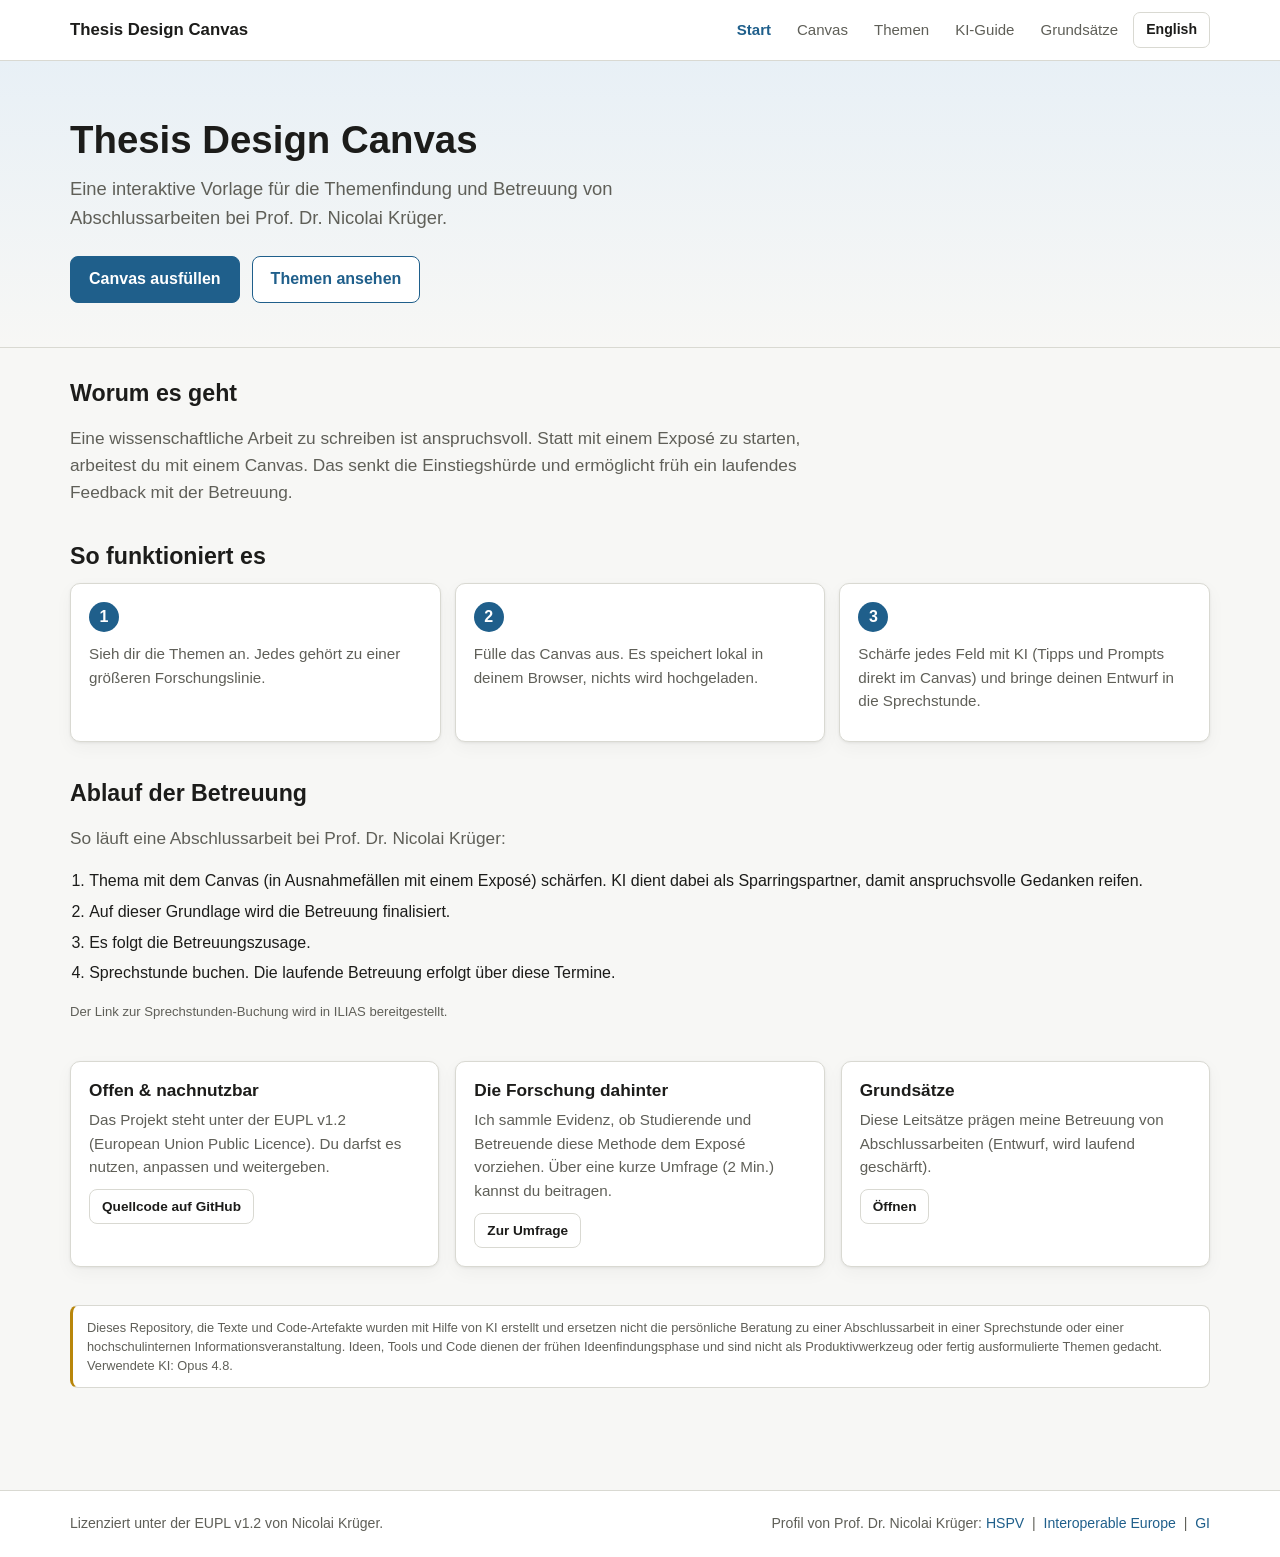
<file: index.html>
<!DOCTYPE html>
<html lang="de">
<head>
  <meta charset="utf-8" />
  <meta name="viewport" content="width=device-width, initial-scale=1" />
  <title>Thesis Design Canvas</title>
  <meta name="description" content="Interaktives, zweisprachiges Thesis Design Canvas — Themenfindung und Betreuung von Abschlussarbeiten, KI-unterstützt." />
  <link rel="stylesheet" href="assets/css/styles.css" />
</head>
<body>
  <header class="site-header">
    <div class="wrap">
      <a class="brand" href="index.html" data-i18n="site.title">Thesis Design Canvas</a>
      <nav class="nav">
        <a href="index.html" class="active" data-i18n="nav.home">Start</a>
        <a href="canvas.html" data-i18n="nav.canvas">Canvas</a>
        <a href="topics.html" data-i18n="nav.topics">Themen</a>
        <a href="ai-guide.html" data-i18n="nav.ai">KI-Anleitung</a>
        <a href="principles.html" data-i18n="nav.principles">Grundsätze</a>
        <button class="lang-btn" data-lang-toggle data-i18n="nav.switch">English</button>
      </nav>
    </div>
  </header>

  <section class="hero">
    <div class="wrap">
      <h1 data-i18n="home.heroTitle">Thesis Design Canvas</h1>
      <p data-i18n="home.heroSub"></p>
      <div class="cta-row">
        <a class="btn" href="canvas.html" data-i18n="home.ctaCanvas">Canvas ausfüllen</a>
        <a class="btn secondary" href="topics.html" data-i18n="home.ctaTopics">Themen entdecken</a>
      </div>
    </div>
  </section>

  <main>
    <div class="wrap">
      <section class="section">
        <h2 data-i18n="home.whatTitle">Worum es geht</h2>
        <p class="lede" data-i18n="home.whatBody"></p>
      </section>

      <section class="section">
        <h2 data-i18n="home.howTitle">So funktioniert es</h2>
        <div class="steps">
          <div class="card"><p data-i18n="home.step1"></p></div>
          <div class="card"><p data-i18n="home.step2"></p></div>
          <div class="card"><p data-i18n="home.step3"></p></div>
        </div>
      </section>

      <section class="section">
        <h2 data-i18n="process.title">Ablauf der Betreuung</h2>
        <p class="lede" data-i18n="process.lead"></p>
        <ol class="ol-steps" id="process-steps"></ol>
        <p class="save-hint" data-i18n="process.bookingNote"></p>
      </section>

      <section class="section">
        <div class="cards">
          <div class="card">
            <h3 data-i18n="home.openTitle">Offen & nachnutzbar</h3>
            <p data-i18n="home.openBody"></p>
            <a class="btn ghost small" data-link="repo" href="#" data-i18n="footer.source">Quellcode auf GitHub</a>
          </div>
          <div class="card">
            <h3 data-i18n="home.scienceTitle">Die Forschung dahinter</h3>
            <p data-i18n="home.scienceBody"></p>
            <a class="btn ghost small" data-link="survey" href="#" data-i18n="home.surveyCta">Zur Umfrage</a>
          </div>
          <div class="card">
            <h3 data-i18n="nav.principles">Grundsätze</h3>
            <p data-i18n="principles.intro"></p>
            <a class="btn ghost small" href="principles.html" data-i18n="common.open">Öffnen</a>
          </div>
        </div>
      </section>

      <section class="section">
        <p class="disclaimer" data-i18n="footer.disclaimer"></p>
      </section>
    </div>
  </main>

  <footer class="site-footer">
    <div class="wrap">
      <span data-i18n="footer.license"></span>
      <span>
        <span data-i18n="home.profileLabel">Profil von Prof. Dr. Nicolai Krüger:</span>
        <a data-link="hspv" href="#" data-i18n="home.hspv">HSPV</a>
        &nbsp;|&nbsp;
        <a data-link="ec" href="#" data-i18n="home.ec">Interoperable Europe</a>
        &nbsp;|&nbsp;
        <a data-link="gi" href="#" data-i18n="home.gi">GI</a>
      </span>
    </div>
  </footer>

  <script src="data/i18n.js"></script>
  <script src="assets/js/i18n.js"></script>
  <script src="assets/js/pages.js"></script>
</body>
</html>
</file>
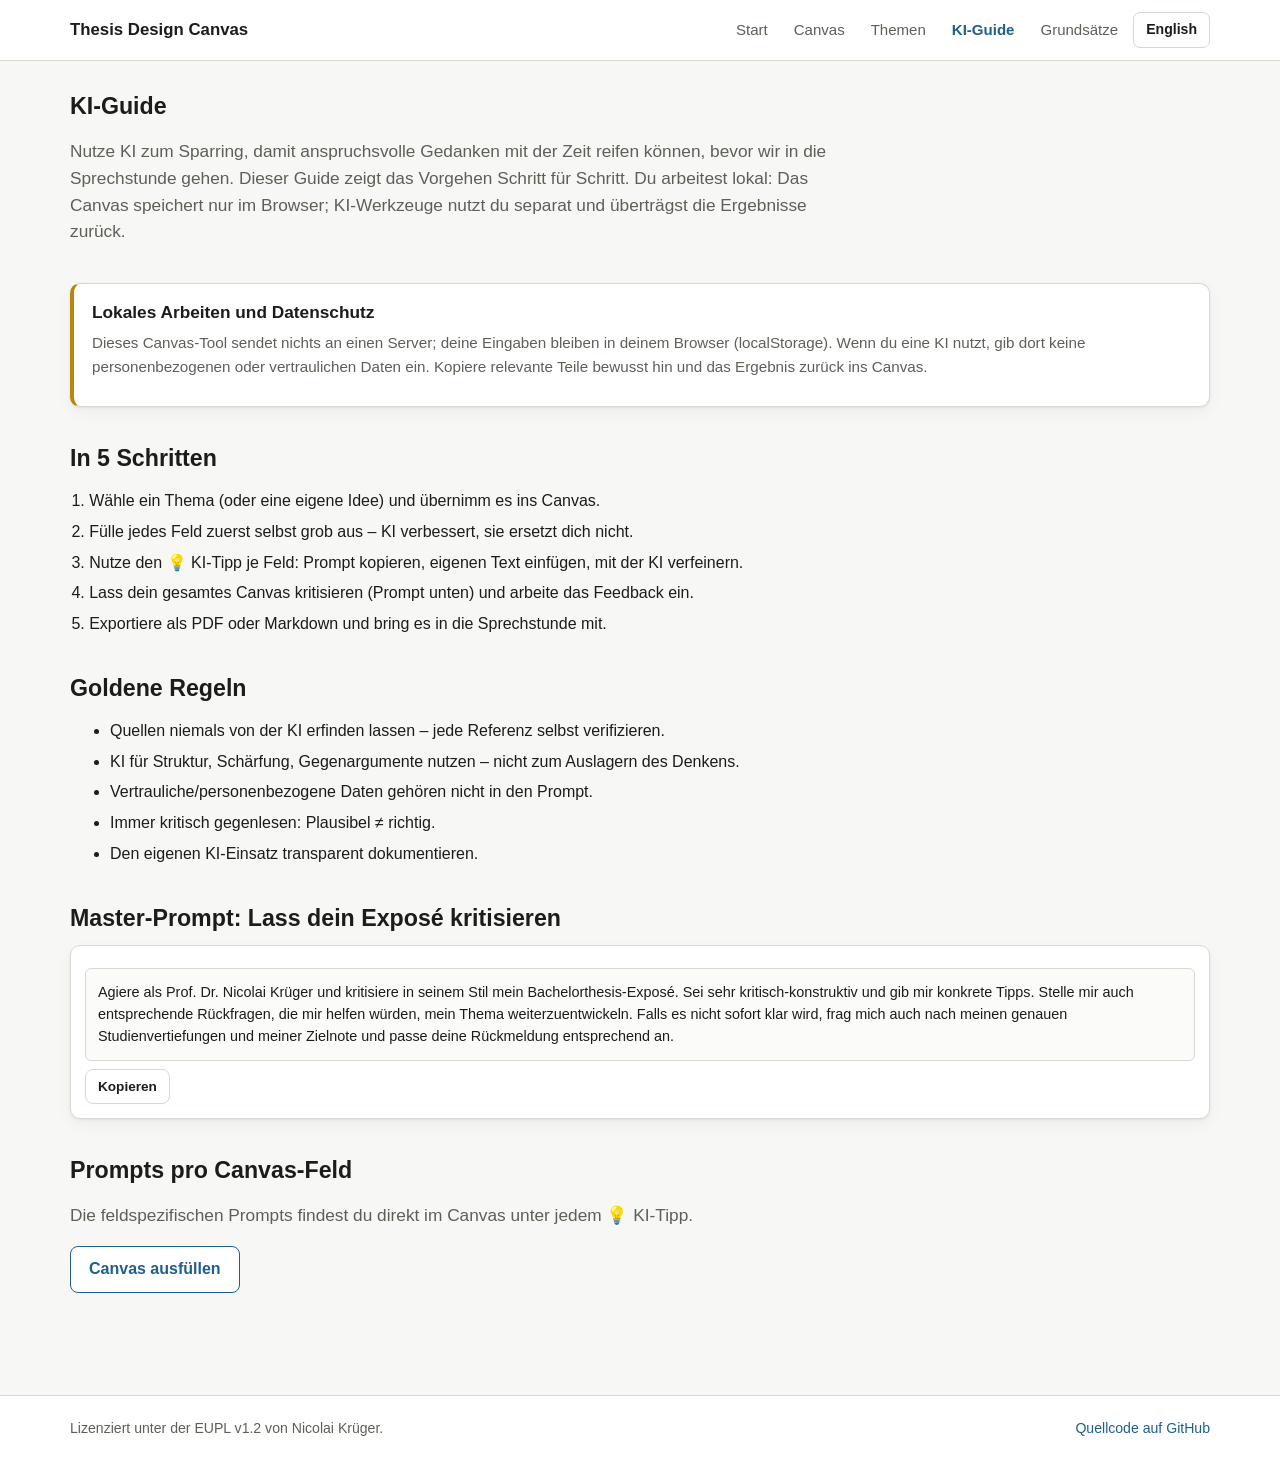
<file: ai-guide.html>
<!DOCTYPE html>
<html lang="de">
<head>
  <meta charset="utf-8" />
  <meta name="viewport" content="width=device-width, initial-scale=1" />
  <title>KI-Anleitung — Thesis Design Canvas</title>
  <link rel="stylesheet" href="assets/css/styles.css" />
</head>
<body>
  <header class="site-header">
    <div class="wrap">
      <a class="brand" href="index.html" data-i18n="site.title">Thesis Design Canvas</a>
      <nav class="nav">
        <a href="index.html" data-i18n="nav.home">Start</a>
        <a href="canvas.html" data-i18n="nav.canvas">Canvas</a>
        <a href="topics.html" data-i18n="nav.topics">Themen</a>
        <a href="ai-guide.html" class="active" data-i18n="nav.ai">KI-Anleitung</a>
        <a href="principles.html" data-i18n="nav.principles">Grundsätze</a>
        <button class="lang-btn" data-lang-toggle data-i18n="nav.switch">English</button>
      </nav>
    </div>
  </header>

  <main>
    <div class="wrap">
      <section class="section">
        <h2 data-i18n="ai.title">Mit KI zu sehr guten Ergebnissen</h2>
        <p class="lede" data-i18n="ai.intro"></p>
      </section>

      <section class="section">
        <div class="card" style="border-left:4px solid var(--accent-2)">
          <h3 data-i18n="ai.localTitle">Du arbeitest lokal</h3>
          <p data-i18n="ai.localBody"></p>
        </div>
      </section>

      <section class="section">
        <h2 data-i18n="ai.stepsTitle">In 5 Schritten</h2>
        <ol class="ol-steps" id="guide-steps"></ol>
      </section>

      <section class="section">
        <h2 data-i18n="ai.rulesTitle">Goldene Regeln</h2>
        <ul class="rules" id="guide-rules"></ul>
      </section>

      <section class="section">
        <h2 data-i18n="ai.critiquePromptTitle">Master-Prompt</h2>
        <div class="prompt-block">
          <div class="prompt" id="guide-critique"></div>
          <button class="btn ghost small" data-copy-target="guide-critique" data-i18n="common.copy">Kopieren</button>
        </div>
      </section>

      <section class="section">
        <h2 data-i18n="ai.fieldPromptsTitle">Prompts pro Canvas-Feld</h2>
        <p class="lede" data-i18n="ai.fieldPromptsBody"></p>
        <p><a class="btn secondary" href="canvas.html" data-i18n="home.ctaCanvas">Canvas ausfüllen</a></p>
      </section>
    </div>
  </main>

  <footer class="site-footer">
    <div class="wrap">
      <span data-i18n="footer.license"></span>
      <a data-link="repo" href="#" data-i18n="footer.source">Quellcode auf GitHub</a>
    </div>
  </footer>

  <script src="data/i18n.js"></script>
  <script src="assets/js/i18n.js"></script>
  <script src="assets/js/pages.js"></script>
</body>
</html>
</file>
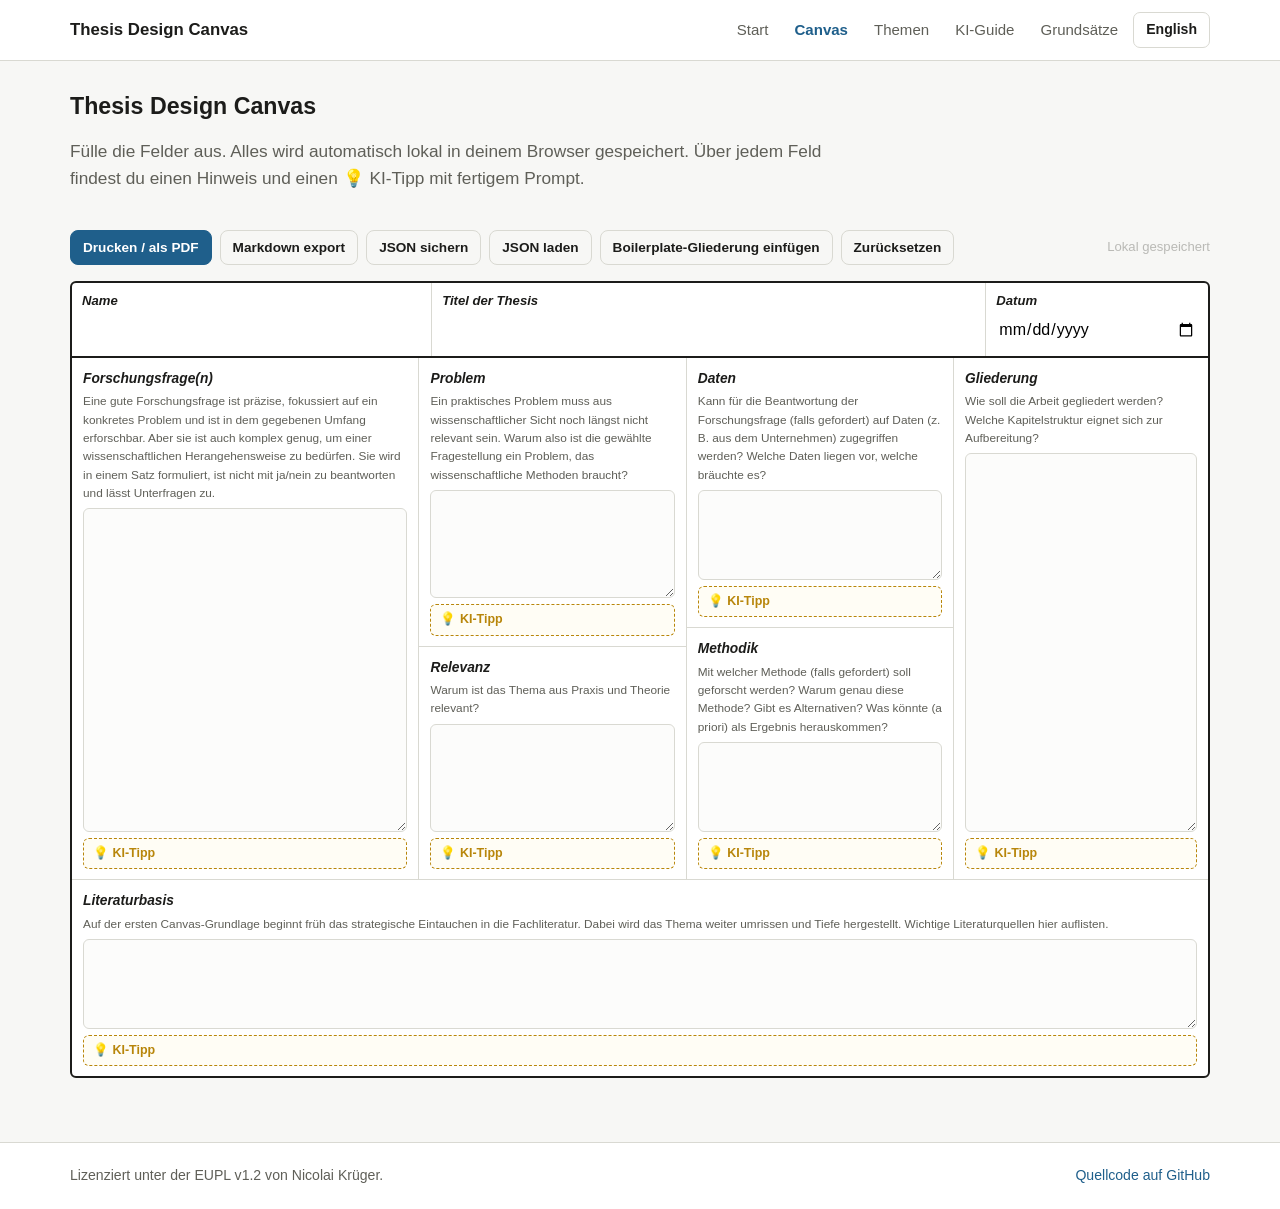
<file: canvas.html>
<!DOCTYPE html>
<html lang="de">
<head>
  <meta charset="utf-8" />
  <meta name="viewport" content="width=device-width, initial-scale=1" />
  <title>Canvas — Thesis Design Canvas</title>
  <link rel="stylesheet" href="assets/css/styles.css" />
</head>
<body>
  <header class="site-header">
    <div class="wrap">
      <a class="brand" href="index.html" data-i18n="site.title">Thesis Design Canvas</a>
      <nav class="nav">
        <a href="index.html" data-i18n="nav.home">Start</a>
        <a href="canvas.html" class="active" data-i18n="nav.canvas">Canvas</a>
        <a href="topics.html" data-i18n="nav.topics">Themen</a>
        <a href="ai-guide.html" data-i18n="nav.ai">KI-Anleitung</a>
        <a href="principles.html" data-i18n="nav.principles">Grundsätze</a>
        <button class="lang-btn" data-lang-toggle data-i18n="nav.switch">English</button>
      </nav>
    </div>
  </header>

  <main>
    <div class="wrap">
      <section class="section">
        <h2 data-i18n="canvas.title">Thesis Design Canvas</h2>
        <p class="lede" data-i18n="canvas.intro"></p>
      </section>

      <div id="topic-note" class="topic-note" style="display:none" data-i18n="canvas.useTopicNote"></div>

      <div class="canvas-toolbar no-print">
        <button class="btn small" id="act-print" data-i18n="canvas.actions.print">Drucken / als PDF</button>
        <button class="btn ghost small" id="act-md" data-i18n="canvas.actions.md">Markdown export</button>
        <button class="btn ghost small" id="act-json" data-i18n="canvas.actions.json">JSON sichern</button>
        <button class="btn ghost small" id="act-import" data-i18n="canvas.actions.import">JSON laden</button>
        <button class="btn ghost small" id="act-boiler" data-i18n="canvas.restore">Boilerplate-Gliederung einfügen</button>
        <button class="btn ghost small" id="act-reset" data-i18n="canvas.actions.reset">Zurücksetzen</button>
        <span class="spacer"></span>
        <span class="save-hint" id="save-hint" style="opacity:.4" data-i18n="canvas.saved">Lokal gespeichert</span>
      </div>

      <div id="canvas-root"></div>
    </div>
  </main>

  <footer class="site-footer no-print">
    <div class="wrap">
      <span data-i18n="footer.license"></span>
      <a data-link="repo" href="#" data-i18n="footer.source">Quellcode auf GitHub</a>
    </div>
  </footer>

  <script src="data/i18n.js"></script>
  <script src="assets/js/i18n.js"></script>
  <script src="assets/js/pages.js"></script>
  <script src="assets/js/canvas.js"></script>
</body>
</html>
</file>
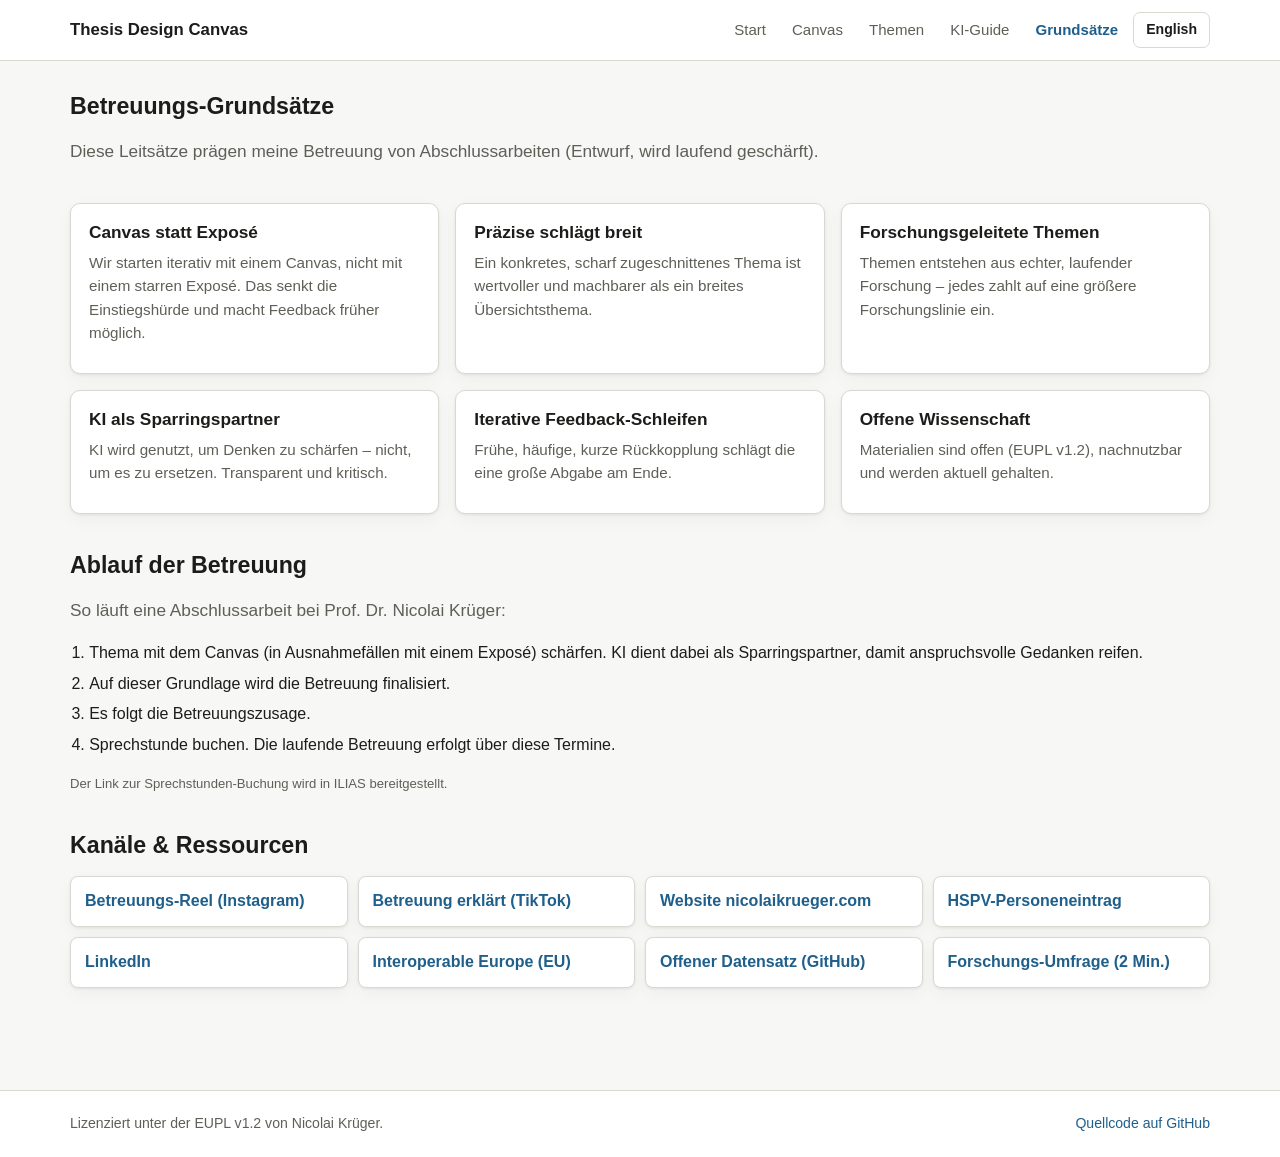
<file: principles.html>
<!DOCTYPE html>
<html lang="de">
<head>
  <meta charset="utf-8" />
  <meta name="viewport" content="width=device-width, initial-scale=1" />
  <title>Grundsätze — Thesis Design Canvas</title>
  <link rel="stylesheet" href="assets/css/styles.css" />
</head>
<body>
  <header class="site-header">
    <div class="wrap">
      <a class="brand" href="index.html" data-i18n="site.title">Thesis Design Canvas</a>
      <nav class="nav">
        <a href="index.html" data-i18n="nav.home">Start</a>
        <a href="canvas.html" data-i18n="nav.canvas">Canvas</a>
        <a href="topics.html" data-i18n="nav.topics">Themen</a>
        <a href="ai-guide.html" data-i18n="nav.ai">KI-Anleitung</a>
        <a href="principles.html" class="active" data-i18n="nav.principles">Grundsätze</a>
        <button class="lang-btn" data-lang-toggle data-i18n="nav.switch">English</button>
      </nav>
    </div>
  </header>

  <main>
    <div class="wrap">
      <section class="section">
        <h2 data-i18n="principles.title">Betreuungs-Grundsätze</h2>
        <p class="lede" data-i18n="principles.intro"></p>
      </section>

      <section class="section">
        <div class="cards" id="principles-list"></div>
      </section>

      <section class="section">
        <h2 data-i18n="process.title">Ablauf der Betreuung</h2>
        <p class="lede" data-i18n="process.lead"></p>
        <ol class="ol-steps" id="process-steps"></ol>
        <p class="save-hint" data-i18n="process.bookingNote"></p>
      </section>

      <section class="section">
        <h2 data-i18n="principles.socialTitle">Kanäle & Ressourcen</h2>
        <ul class="link-list">
          <li><a data-link="reel" href="#" data-i18n="principles.links.reel"></a></li>
          <li><a data-link="tiktok" href="#" data-i18n="principles.links.tiktok"></a></li>
          <li><a data-link="website" href="#" data-i18n="principles.links.website"></a></li>
          <li><a data-link="hspv" href="#" data-i18n="principles.links.hspv"></a></li>
          <li><a data-link="linkedin" href="#" data-i18n="principles.links.linkedin"></a></li>
          <li><a data-link="ec" href="#" data-i18n="principles.links.ec"></a></li>
          <li><a data-link="dataset" href="#" data-i18n="principles.links.dataset"></a></li>
          <li><a data-link="survey" href="#" data-i18n="principles.links.survey"></a></li>
        </ul>
      </section>
    </div>
  </main>

  <footer class="site-footer">
    <div class="wrap">
      <span data-i18n="footer.license"></span>
      <a data-link="repo" href="#" data-i18n="footer.source">Quellcode auf GitHub</a>
    </div>
  </footer>

  <script src="data/i18n.js"></script>
  <script src="assets/js/i18n.js"></script>
  <script src="assets/js/pages.js"></script>
</body>
</html>
</file>
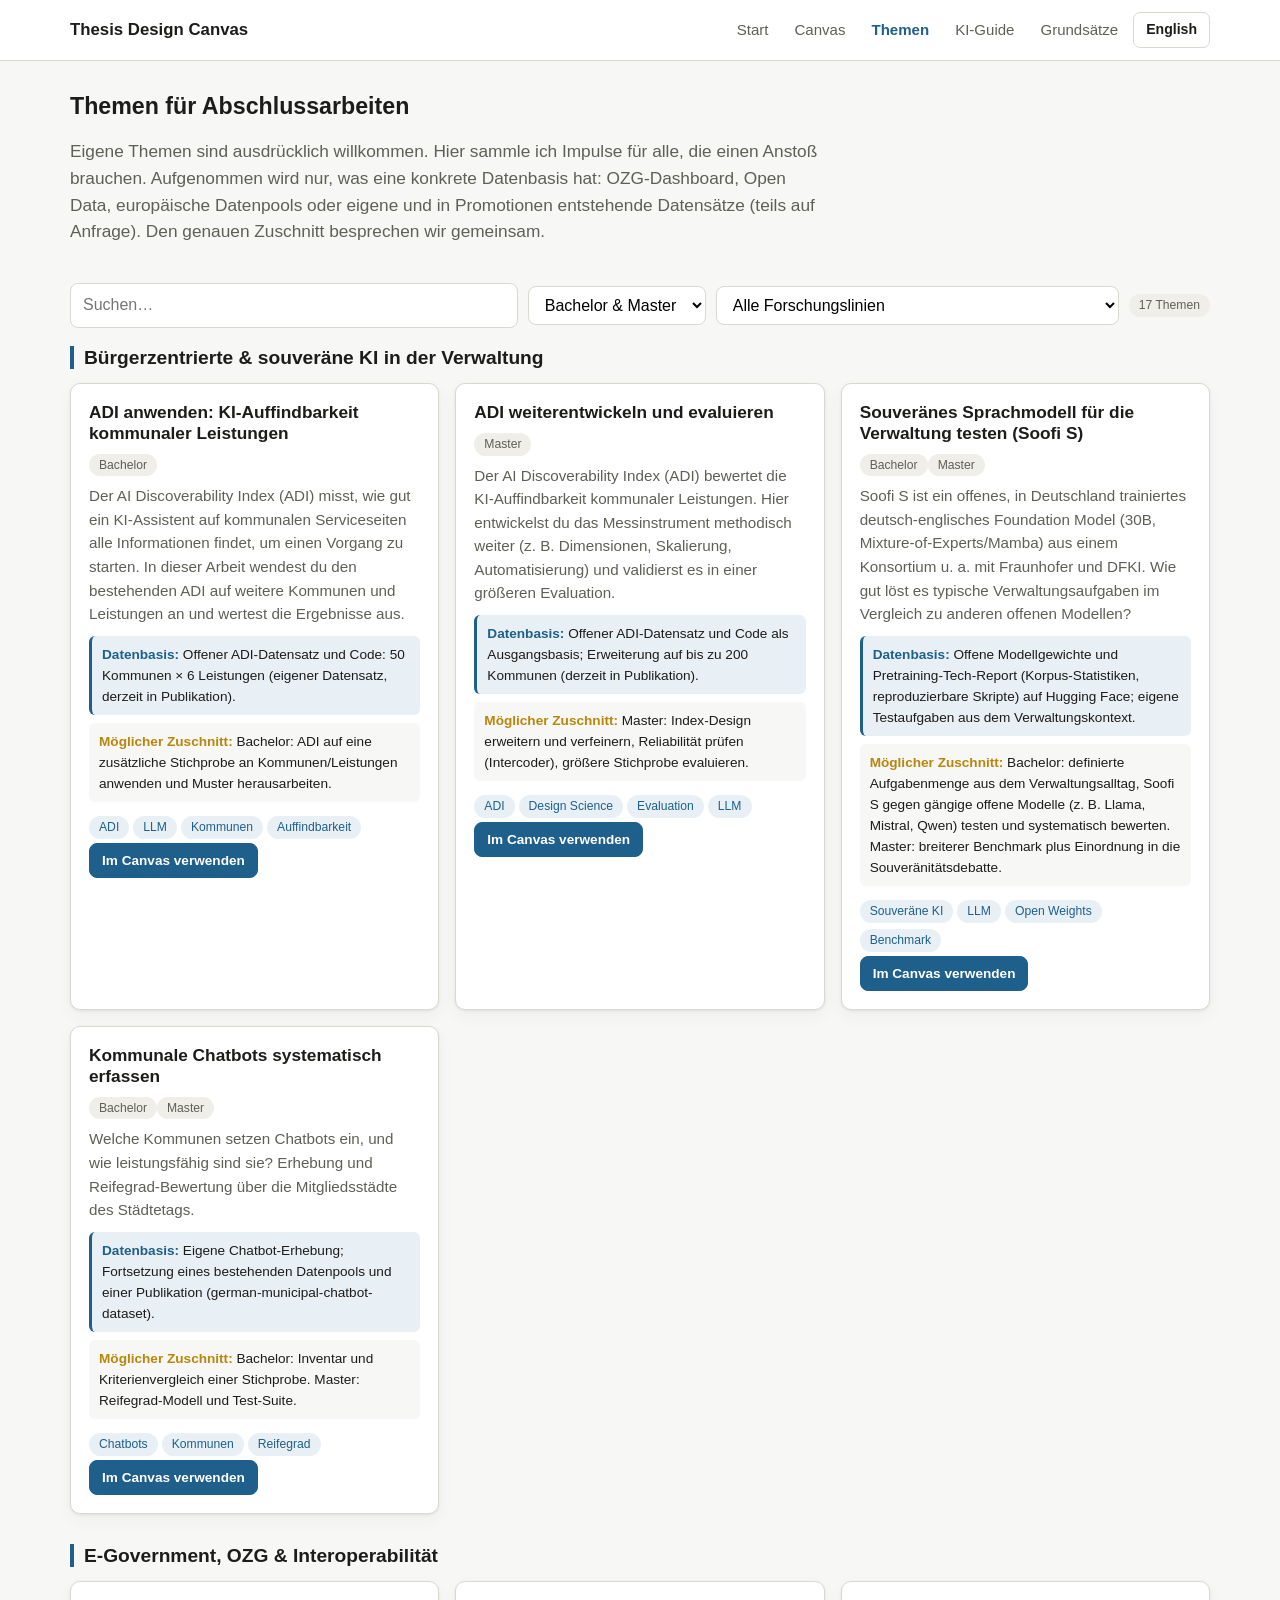
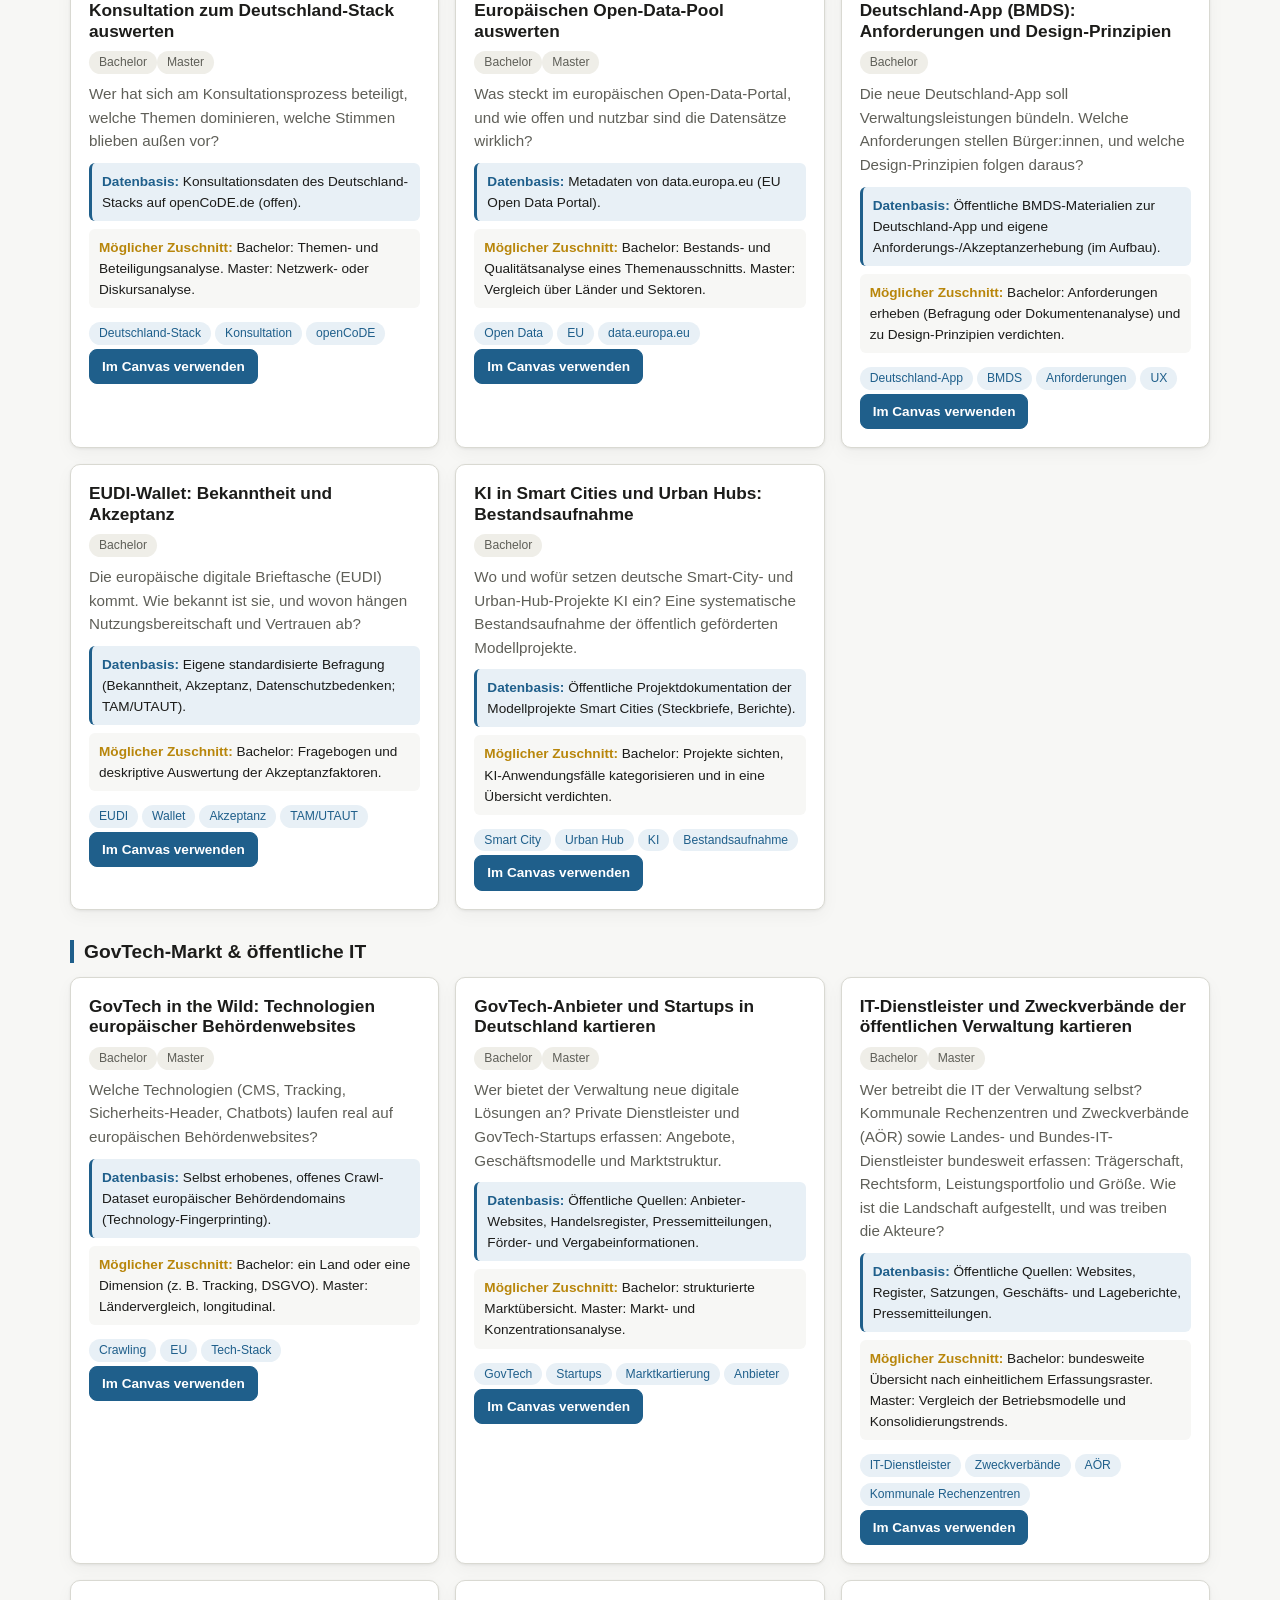
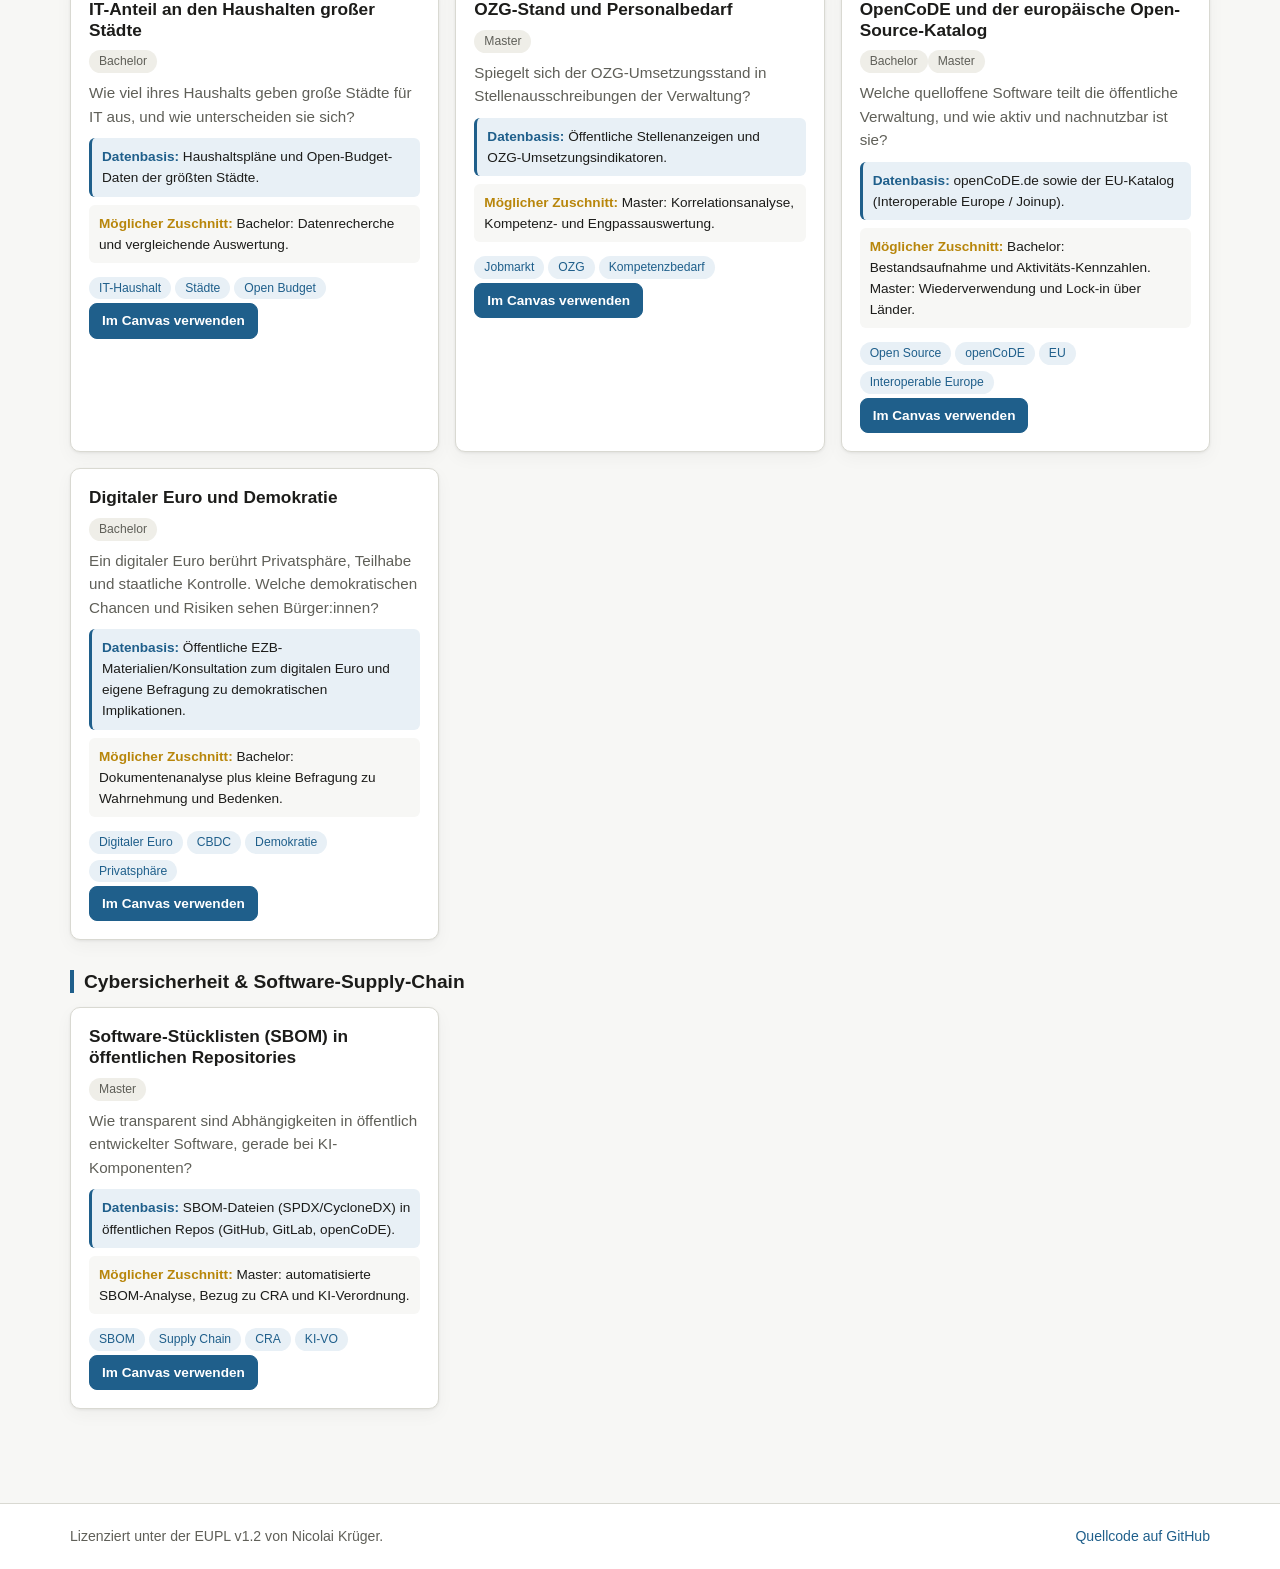
<file: topics.html>
<!DOCTYPE html>
<html lang="de">
<head>
  <meta charset="utf-8" />
  <meta name="viewport" content="width=device-width, initial-scale=1" />
  <title>Themen — Thesis Design Canvas</title>
  <link rel="stylesheet" href="assets/css/styles.css" />
</head>
<body>
  <header class="site-header">
    <div class="wrap">
      <a class="brand" href="index.html" data-i18n="site.title">Thesis Design Canvas</a>
      <nav class="nav">
        <a href="index.html" data-i18n="nav.home">Start</a>
        <a href="canvas.html" data-i18n="nav.canvas">Canvas</a>
        <a href="topics.html" class="active" data-i18n="nav.topics">Themen</a>
        <a href="ai-guide.html" data-i18n="nav.ai">KI-Anleitung</a>
        <a href="principles.html" data-i18n="nav.principles">Grundsätze</a>
        <button class="lang-btn" data-lang-toggle data-i18n="nav.switch">English</button>
      </nav>
    </div>
  </header>

  <main>
    <div class="wrap">
      <section class="section">
        <h2 data-i18n="topics.title">Themen für Abschlussarbeiten</h2>
        <p class="lede" data-i18n="topics.intro"></p>
      </section>

      <div class="topic-controls">
        <input type="search" id="topic-search" data-i18n-ph="topics.search" />
        <select id="topic-level"></select>
        <select id="topic-filter"></select>
        <span class="pill" id="topic-count"></span>
      </div>

      <div id="topics-root"></div>
    </div>
  </main>

  <footer class="site-footer">
    <div class="wrap">
      <span data-i18n="footer.license"></span>
      <a data-link="repo" href="#" data-i18n="footer.source">Quellcode auf GitHub</a>
    </div>
  </footer>

  <script src="data/i18n.js"></script>
  <script src="data/topics.js"></script>
  <script src="assets/js/i18n.js"></script>
  <script src="assets/js/pages.js"></script>
  <script src="assets/js/topics.js"></script>
</body>
</html>
</file>
<file: assets/css/styles.css>
:root {
  --bg: #f7f7f5;
  --surface: #ffffff;
  --ink: #1c1c1a;
  --muted: #5f5f58;
  --line: #d9d9d2;
  --accent: #1f5f8b;
  --accent-soft: #e8f0f6;
  --accent-2: #b8860b;
  --radius: 10px;
  --shadow: 0 1px 3px rgba(0,0,0,.07), 0 6px 18px rgba(0,0,0,.04);
  --maxw: 1180px;
  --font: -apple-system, BlinkMacSystemFont, "Segoe UI", Roboto, Helvetica, Arial, sans-serif;
}
* { box-sizing: border-box; }
html { scroll-behavior: smooth; }
body {
  margin: 0; font-family: var(--font); color: var(--ink); background: var(--bg);
  line-height: 1.55; font-size: 16px; -webkit-font-smoothing: antialiased;
}
a { color: var(--accent); text-decoration: none; }
a:hover { text-decoration: underline; }
h1, h2, h3 { line-height: 1.2; }
.wrap { max-width: var(--maxw); margin: 0 auto; padding: 0 20px; }

/* Header / nav */
.site-header { background: var(--surface); border-bottom: 1px solid var(--line); position: sticky; top: 0; z-index: 50; }
.site-header .wrap { display: flex; align-items: center; gap: 18px; min-height: 60px; flex-wrap: wrap; }
.brand { font-weight: 700; font-size: 1.05rem; color: var(--ink); white-space: nowrap; }
.brand:hover { text-decoration: none; }
.nav { display: flex; gap: 4px; flex-wrap: wrap; margin-left: auto; align-items: center; }
.nav a { color: var(--muted); padding: 7px 11px; border-radius: 7px; font-size: .94rem; }
.nav a:hover { background: var(--accent-soft); color: var(--accent); text-decoration: none; }
.nav a.active { color: var(--accent); font-weight: 600; }
.lang-btn { border: 1px solid var(--line); background: var(--surface); color: var(--ink); border-radius: 7px;
  padding: 6px 12px; cursor: pointer; font: inherit; font-size: .88rem; font-weight: 600; }
.lang-btn:hover { border-color: var(--accent); color: var(--accent); }

/* Buttons */
.btn { display: inline-block; border: 1px solid var(--accent); background: var(--accent); color: #fff;
  padding: 10px 18px; border-radius: 8px; font: inherit; font-weight: 600; cursor: pointer; }
.btn:hover { filter: brightness(1.07); text-decoration: none; }
.btn.secondary { background: var(--surface); color: var(--accent); }
.btn.ghost { background: transparent; border-color: var(--line); color: var(--ink); }
.btn.ghost:hover { border-color: var(--accent); color: var(--accent); }
.btn.small { padding: 6px 12px; font-size: .85rem; }

/* Sections */
main { padding: 32px 0 64px; }
.section { margin: 0 0 38px; }
.section > h2 { font-size: 1.45rem; margin: 0 0 12px; }
.lede { font-size: 1.08rem; color: var(--muted); max-width: 760px; }

/* Hero */
.hero { background: linear-gradient(180deg, var(--accent-soft), var(--bg)); border-bottom: 1px solid var(--line); padding: 56px 0 44px; }
.hero h1 { font-size: 2.4rem; margin: 0 0 12px; }
.hero p { font-size: 1.15rem; color: var(--muted); max-width: 680px; margin: 0 0 24px; }
.hero .cta-row { display: flex; gap: 12px; flex-wrap: wrap; }

/* Cards grid */
.cards { display: grid; grid-template-columns: repeat(auto-fill, minmax(280px, 1fr)); gap: 16px; }
.card { background: var(--surface); border: 1px solid var(--line); border-radius: var(--radius); padding: 18px; box-shadow: var(--shadow); }
.card h3 { margin: 0 0 8px; font-size: 1.08rem; }
.card p { margin: 0 0 10px; color: var(--muted); font-size: .95rem; }
.steps { counter-reset: s; display: grid; gap: 14px; grid-template-columns: repeat(auto-fit, minmax(240px,1fr)); }
.steps .card { position: relative; }
.steps .card::before { counter-increment: s; content: counter(s); display:inline-flex; align-items:center; justify-content:center;
  width: 30px; height: 30px; border-radius: 50%; background: var(--accent); color:#fff; font-weight:700; margin-bottom: 10px; }

.tag { display: inline-block; background: var(--accent-soft); color: var(--accent); border-radius: 999px;
  padding: 2px 10px; font-size: .76rem; margin: 0 4px 4px 0; }
.pill { display:inline-block; background:#efeee8; color: var(--muted); border-radius: 999px; padding: 2px 10px; font-size:.76rem; }

/* ---------------- Canvas ---------------- */
.canvas-toolbar { display: flex; gap: 8px; flex-wrap: wrap; align-items: center; margin: 0 0 16px; }
.canvas-toolbar .spacer { flex: 1; }
.save-hint { color: var(--muted); font-size: .82rem; }
.topic-note { background: var(--accent-soft); border: 1px solid var(--accent); color: var(--accent); border-radius: 8px;
  padding: 8px 12px; margin: 0 0 14px; font-size: .9rem; }

.canvas { background: var(--surface); border: 2px solid var(--ink); border-radius: 6px; overflow: hidden; }
.canvas-head { display: grid; grid-template-columns: 1.3fr 2fr 0.8fr; border-bottom: 2px solid var(--ink); }
.canvas-head .cell { border-right: 1px solid var(--line); padding: 8px 10px; }
.canvas-head .cell:last-child { border-right: none; }
.canvas-head label { display:block; font-weight:700; font-style: italic; font-size: .82rem; margin-bottom: 2px; }
.canvas-head input { width: 100%; border: none; font: inherit; padding: 4px 2px; background: transparent; }
.canvas-head input:focus { outline: 2px solid var(--accent-soft); }

.canvas-grid { display: grid; grid-template-columns: 1.3fr 1fr 1fr 0.95fr; }
.canvas-col { display: grid; border-right: 1px solid var(--line); }
.canvas-col:last-child { border-right: none; }
.cbox { padding: 10px 11px; border-bottom: 1px solid var(--line); display: flex; flex-direction: column; }
.cbox:last-child { border-bottom: none; }
.cbox .field-head { display:flex; align-items:center; justify-content: space-between; gap: 6px; }
.cbox label { font-weight: 700; font-style: italic; font-size: .86rem; }
.cbox .hint { font-size: .74rem; color: var(--muted); margin: 3px 0 6px; }
.cbox textarea { width: 100%; border: 1px solid var(--line); border-radius: 6px; font: inherit; font-size: .9rem;
  padding: 7px; resize: vertical; min-height: 90px; flex: 1; background: #fcfcfb; }
.cbox.tall textarea { min-height: 230px; }
.cbox textarea:focus { outline: none; border-color: var(--accent); background: #fff; }
.cbox.full { border-right: none; }
.canvas-foot-row { border-top: 1px solid var(--line); }

/* AI tip disclosure */
.ai-tip { margin-top: 6px; border: 1px dashed var(--accent-2); border-radius: 6px; background: #fffdf5; }
.ai-tip summary { cursor: pointer; list-style: none; padding: 5px 9px; font-size: .78rem; font-weight: 600; color: var(--accent-2); }
.ai-tip summary::-webkit-details-marker { display:none; }
.ai-tip .ai-body { padding: 0 9px 9px; font-size: .8rem; }
.ai-tip .ai-body p { margin: 4px 0 6px; color: var(--muted); }
.ai-tip .prompt { background:#fff; border:1px solid var(--line); border-radius:6px; padding:7px; font-size:.78rem;
  white-space: pre-wrap; color: var(--ink); }
.ai-tip .copy-row { margin-top: 6px; }

.canvas-credit { display:none; }

/* ---------------- Topics ---------------- */
.topic-controls { display:flex; gap:10px; flex-wrap: wrap; align-items:center; margin: 0 0 18px; }
.topic-controls input[type=search], .topic-controls select { padding: 9px 12px; border:1px solid var(--line);
  border-radius: 8px; font: inherit; background: var(--surface); }
.topic-controls input[type=search] { min-width: 220px; flex: 1; }
.line-group { margin: 0 0 30px; }
.line-group h2 { font-size: 1.2rem; border-left: 4px solid var(--accent); padding-left: 10px; margin: 0 0 14px; }
.topic-card .levels { margin: 2px 0 8px; }
.topic-card .data { font-size: .85rem; background: var(--accent-soft); border-left: 3px solid var(--accent);
  border-radius: 6px; padding: 8px 10px; margin: 10px 0 8px; }
.topic-card .data b { color: var(--accent); }
.topic-card .scope { font-size: .85rem; background: var(--bg); border-radius:6px; padding:8px 10px; margin: 0 0 12px; }
.topic-card .scope b { color: var(--accent-2); }

/* Lists for guide/principles */
.ol-steps { padding-left: 1.2em; } .ol-steps li { margin: 6px 0; }
.rules li { margin: 6px 0; }
.prompt-block { background: var(--surface); border:1px solid var(--line); border-radius: var(--radius);
  padding: 14px; box-shadow: var(--shadow); }
.prompt-block .prompt { white-space: pre-wrap; font-size: .9rem; background: #fbfbf9; border:1px solid var(--line);
  border-radius: 6px; padding: 12px; margin: 8px 0; }
.link-list { display: grid; grid-template-columns: repeat(auto-fill, minmax(240px,1fr)); gap: 10px; list-style: none; padding: 0; }
.link-list a { display:block; background: var(--surface); border:1px solid var(--line); border-radius: 8px; padding: 12px 14px;
  box-shadow: var(--shadow); font-weight: 600; }
.link-list a:hover { border-color: var(--accent); text-decoration: none; }

/* Footer */
.site-footer { border-top: 1px solid var(--line); background: var(--surface); padding: 22px 0; color: var(--muted); font-size: .88rem; }
.site-footer .wrap { display:flex; justify-content: space-between; gap: 12px; flex-wrap: wrap; align-items:center; }
.disclaimer { display:block; font-size: .8rem; line-height: 1.5; color: var(--muted);
  background: var(--surface); border: 1px solid var(--line); border-left: 3px solid var(--accent-2);
  border-radius: 8px; padding: 12px 14px; }

/* Responsive */
@media (max-width: 860px) {
  .canvas-grid { grid-template-columns: 1fr; }
  .canvas-col { border-right: none; border-bottom: 1px solid var(--line); }
  .canvas-head { grid-template-columns: 1fr; }
  .canvas-head .cell { border-right: none; border-bottom: 1px solid var(--line); }
  .hero h1 { font-size: 1.9rem; }
}

/* ---------------- Print: clean A4 landscape canvas ---------------- */
@media print {
  @page { size: A4 landscape; margin: 10mm; }
  .site-header, .site-footer, .canvas-toolbar, .ai-tip, .topic-note, .no-print { display: none !important; }
  body { background: #fff; font-size: 11px; }
  main { padding: 0; }
  .wrap { max-width: none; padding: 0; }
  .canvas { border: 1.5px solid #000; }
  .cbox textarea, .canvas-head input { border: none; background: #fff; resize: none; }
  .cbox.tall textarea { min-height: 150px; }
  .cbox .hint { display: none; }
  .canvas-credit { display: flex; justify-content: space-between; font-size: 9px; color: #444; margin-top: 6px; }
}
</file>
